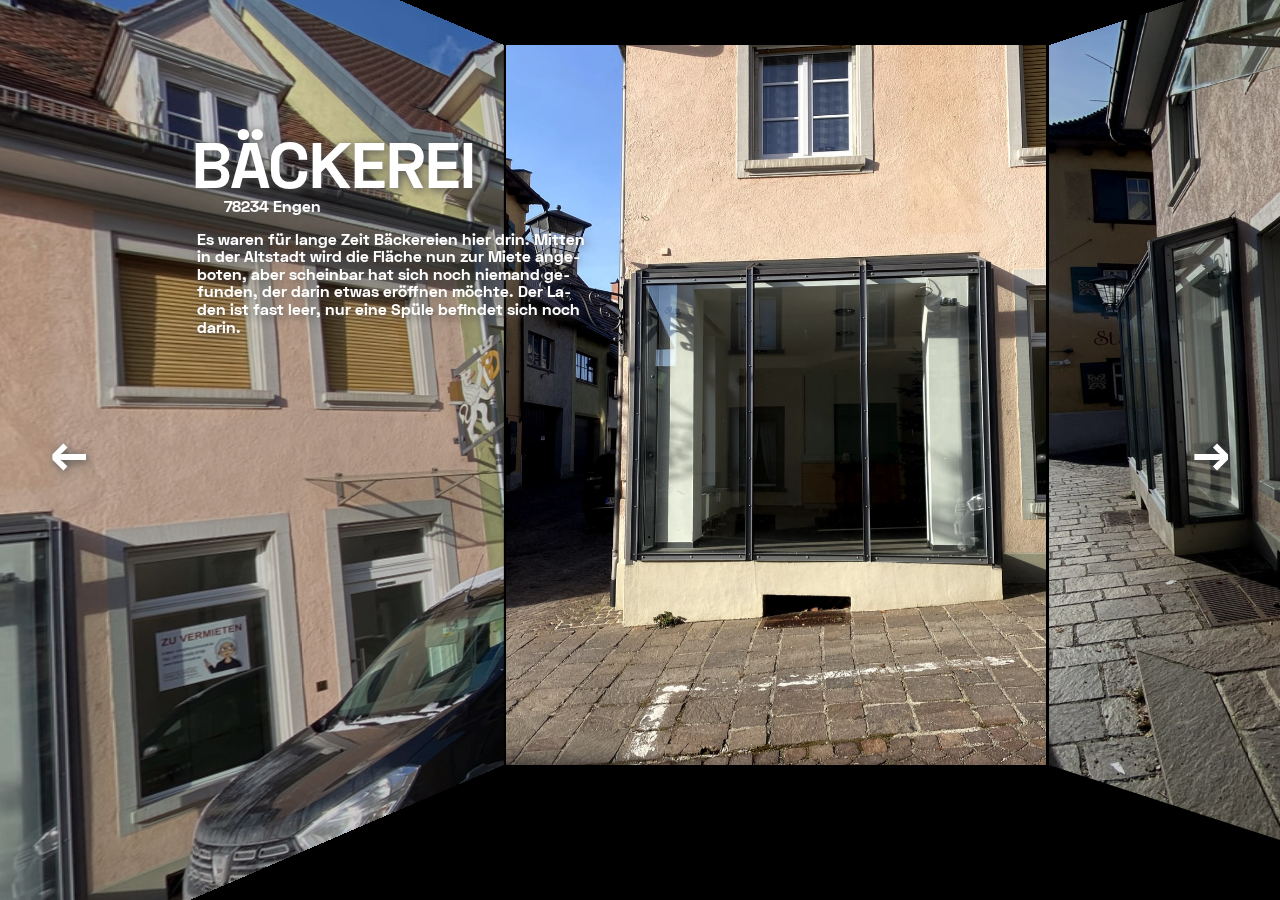
<file: posts/baeckerei-engen/index.html>
<!DOCTYPE html>
<html lang="de">
    <head>
    <meta charset="UTF-8">
    <meta name="viewport" content="width=device-width, initial-scale=1.0">
    <link rel="stylesheet" href="/assets/css/fonts.css">
    <link rel="stylesheet" href="/assets/css/style.css">
    <script
    defer src="https://identity.netlify.com/v1/netlify-identity-widget.js">
    </script>
    <title>
        Leerräume – Bäckerei
    </title>
</head>


    <body>
        <section class="section-img-posts">
  <div 
    class="container-img-posts scrollable" 
    data-images='["/assets/images/post-4-img/jpg/post-4-img-1.jpg","/assets/images/post-4-img/jpg/post-4-img-2.jpg","/assets/images/post-4-img/jpg/post-4-img-3.jpg","/assets/images/post-4-img/jpg/post-4-img-4.jpg","/assets/images/post-4-img/jpg/post-4-img-5.jpg"]'>
  </div>
<div class="container-btn">
    <button class="btn btn-left">←</button>
    <button class="btn btn-right">→</button>
</div>
</section>
<div class="pre-title"></div>
<section class="section-text-posts">
    <h1 class="text-subpage title-subpage">Bäckerei</h1>
    <div class="container-text-posts">
        <h2 class="text-subpage details-text-subpage text-indent">78234 Engen</h2>
        <p class="text-subpage details-text-subpage description-text-subpage">Es waren für lange Zeit Bäckereien hier drin. Mitten in der Altstadt wird die Fläche nun zur Miete angeboten, aber scheinbar hat sich noch niemand gefunden, der darin etwas eröffnen möchte. Der Laden ist fast leer, nur eine Spüle befindet sich noch darin.</p>
    </div>
</section> 
<script src="/assets/js/posts.js"></script>

    </body>
</html>
</file>
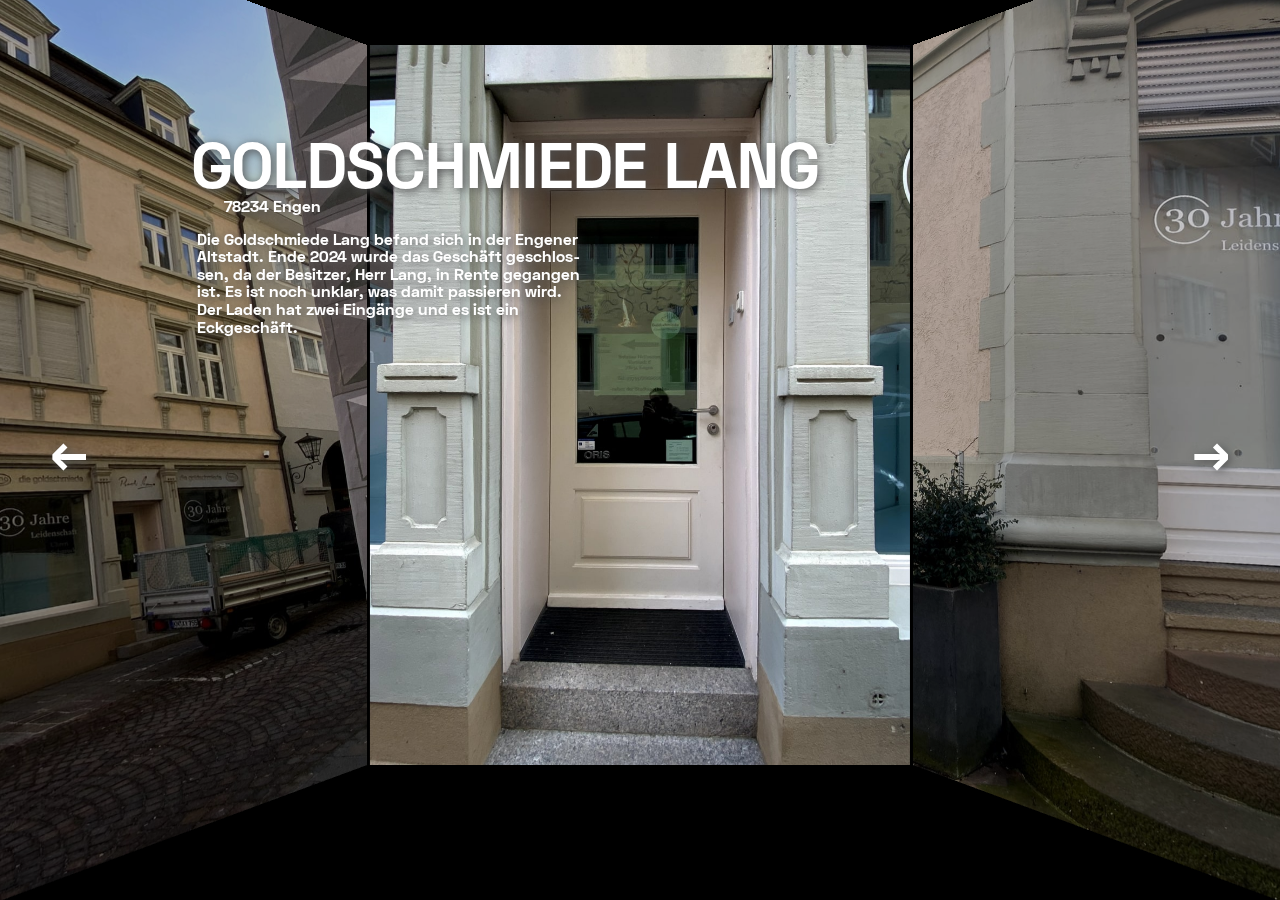
<file: posts/golschmiede-lang-engen/index.html>
<!DOCTYPE html>
<html lang="de">
    <head>
    <meta charset="UTF-8">
    <meta name="viewport" content="width=device-width, initial-scale=1.0">
    <link rel="stylesheet" href="/assets/css/fonts.css">
    <link rel="stylesheet" href="/assets/css/style.css">
    <script
    defer src="https://identity.netlify.com/v1/netlify-identity-widget.js">
    </script>
    <title>
        Leerräume – Goldschmiede Lang
    </title>
</head>


    <body>
        <section class="section-img-posts">
  <div 
    class="container-img-posts scrollable" 
    data-images='["/assets/images/post-3-img/jpg/post-3-img-1.jpg","/assets/images/post-3-img/jpg/post-3-img-2.jpg","/assets/images/post-3-img/jpg/post-3-img-3.jpg"]'>
  </div>
<div class="container-btn">
    <button class="btn btn-left">←</button>
    <button class="btn btn-right">→</button>
</div>
</section>
<div class="pre-title"></div>
<section class="section-text-posts">
    <h1 class="text-subpage title-subpage">Goldschmiede Lang</h1>
    <div class="container-text-posts">
        <h2 class="text-subpage details-text-subpage text-indent">78234 Engen</h2>
        <p class="text-subpage details-text-subpage description-text-subpage">Die Goldschmiede Lang befand sich in der Engener Altstadt. Ende 2024 wurde das Geschäft geschlossen, da der Besitzer, Herr Lang, in Rente gegangen ist. Es ist noch unklar, was damit passieren wird. Der Laden hat zwei Eingänge und es ist ein Eckgeschäft.</p>
    </div>
</section> 
<script src="/assets/js/posts.js"></script>

    </body>
</html>
</file>
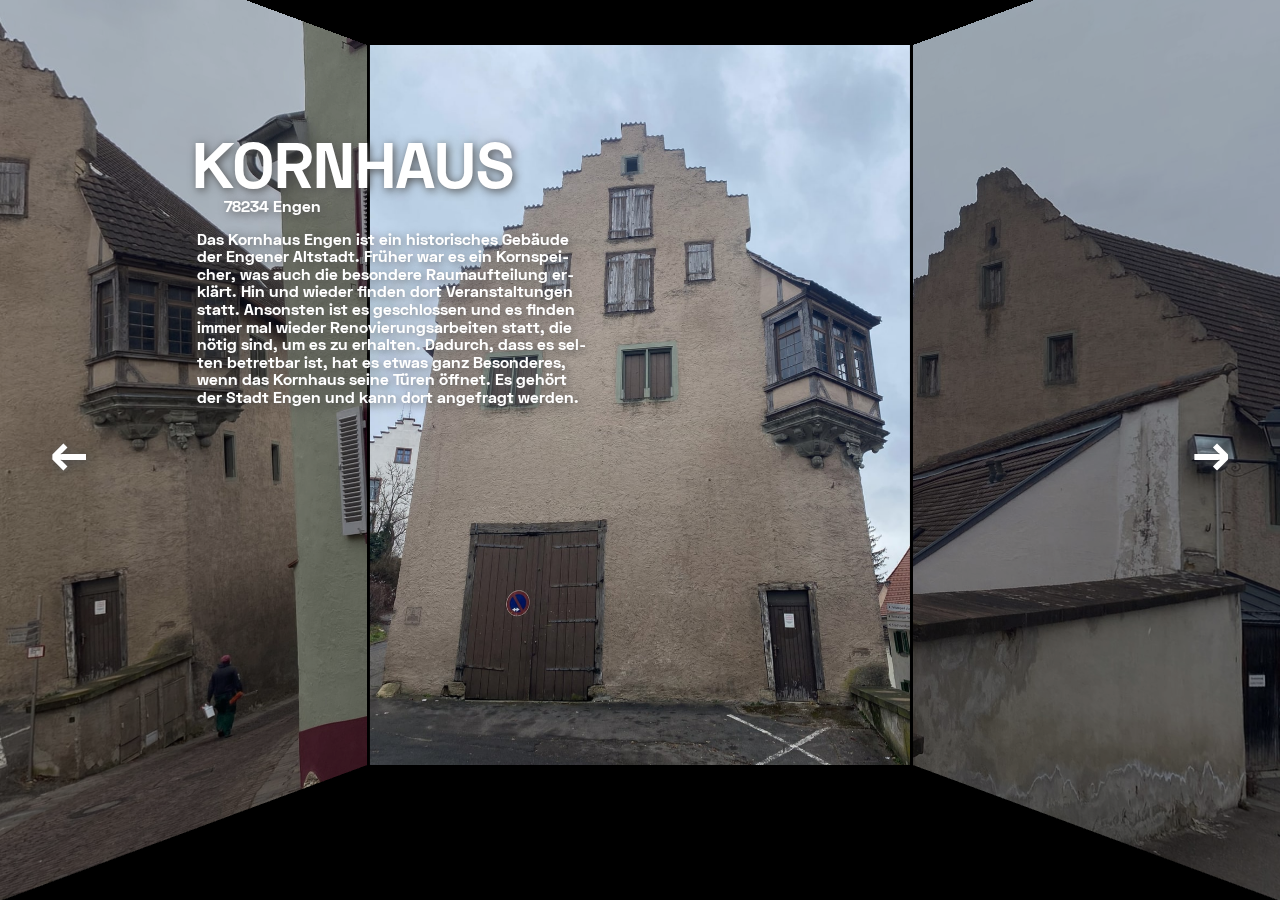
<file: posts/kornhaus-engen/index.html>
<!DOCTYPE html>
<html lang="de">
    <head>
    <meta charset="UTF-8">
    <meta name="viewport" content="width=device-width, initial-scale=1.0">
    <link rel="stylesheet" href="/assets/css/fonts.css">
    <link rel="stylesheet" href="/assets/css/style.css">
    <script
    defer src="https://identity.netlify.com/v1/netlify-identity-widget.js">
    </script>
    <title>
        Leerräume – Kornhaus
    </title>
</head>


    <body>
        <section class="section-img-posts">
  <div 
    class="container-img-posts scrollable" 
    data-images='["/assets/images/post-1-img/post-1-img-1.jpg","/assets/images/post-1-img/post-1-img-2.jpg","/assets/images/post-1-img/post-1-img-3.jpg","/assets/images/post-1-img/post-1-img-4.jpg","/assets/images/post-1-img/post-1-img-5.jpg","/assets/images/post-1-img/post-1-img-6.jpg","/assets/images/post-1-img/post-1-img-7.jpg","/assets/images/post-1-img/post-1-img-8.jpg","/assets/images/post-1-img/post-1-img-9.jpg","/assets/images/post-1-img/post-1-img-10.jpg","/assets/images/post-1-img/post-1-img-11.jpg","/assets/images/post-1-img/post-1-img-12.jpg","/assets/images/post-1-img/post-1-img-13.jpg","/assets/images/post-1-img/post-1-img-14.jpg","/assets/images/post-1-img/post-1-img-15.jpg","/assets/images/post-1-img/post-1-img-16.jpg"]'>
  </div>
<div class="container-btn">
    <button class="btn btn-left">←</button>
    <button class="btn btn-right">→</button>
</div>
</section>
<div class="pre-title"></div>
<section class="section-text-posts">
    <h1 class="text-subpage title-subpage">Kornhaus</h1>
    <div class="container-text-posts">
        <h2 class="text-subpage details-text-subpage text-indent">78234 Engen</h2>
        <p class="text-subpage details-text-subpage description-text-subpage">Das Kornhaus Engen ist ein historisches Gebäude der Engener Altstadt. Früher war es ein Kornspeicher, was auch die besondere Raumaufteilung erklärt. Hin und wieder finden dort Veranstaltungen statt. Ansonsten ist es geschlossen und es finden immer mal wieder Renovierungsarbeiten statt, die nötig sind, um es zu erhalten. Dadurch, dass es selten betretbar ist, hat es etwas ganz Besonderes, wenn das Kornhaus seine Türen öffnet. Es gehört der Stadt Engen und kann dort angefragt werden.</p>
    </div>
</section> 
<script src="/assets/js/posts.js"></script>

    </body>
</html>
</file>
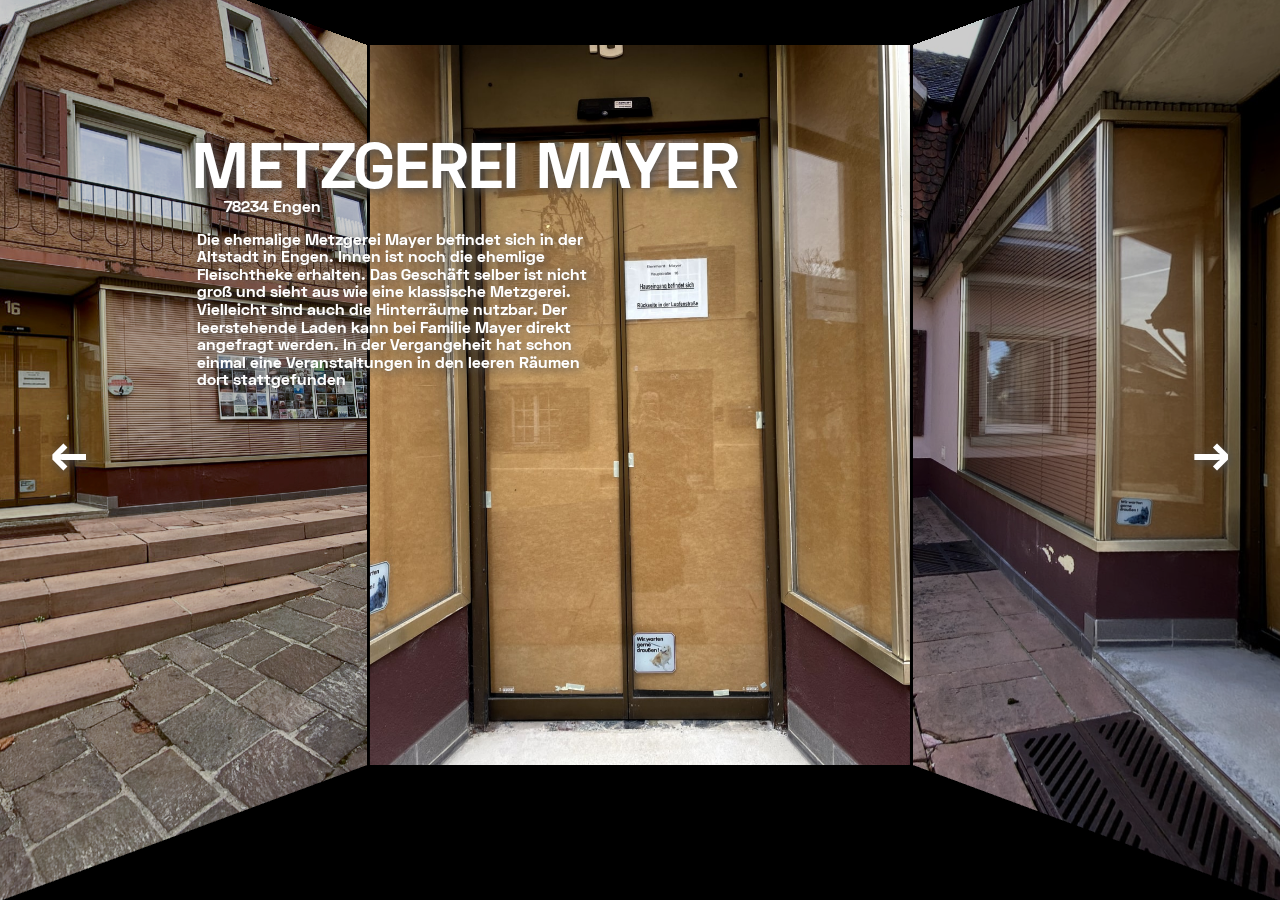
<file: posts/metzgerei-mayer-engen/index.html>
<!DOCTYPE html>
<html lang="de">
    <head>
    <meta charset="UTF-8">
    <meta name="viewport" content="width=device-width, initial-scale=1.0">
    <link rel="stylesheet" href="/assets/css/fonts.css">
    <link rel="stylesheet" href="/assets/css/style.css">
    <script
    defer src="https://identity.netlify.com/v1/netlify-identity-widget.js">
    </script>
    <title>
        Leerräume – Metzgerei Mayer
    </title>
</head>


    <body>
        <section class="section-img-posts">
  <div 
    class="container-img-posts scrollable" 
    data-images='["/assets/images/post-2-img/jpg/post-2-img-1.jpg","/assets/images/post-2-img/jpg/post-2-img-2.jpg","/assets/images/post-2-img/jpg/post-2-img-3.jpg","/assets/images/post-2-img/jpg/post-2-img-4.jpg"]'>
  </div>
<div class="container-btn">
    <button class="btn btn-left">←</button>
    <button class="btn btn-right">→</button>
</div>
</section>
<div class="pre-title"></div>
<section class="section-text-posts">
    <h1 class="text-subpage title-subpage">Metzgerei Mayer</h1>
    <div class="container-text-posts">
        <h2 class="text-subpage details-text-subpage text-indent">78234 Engen</h2>
        <p class="text-subpage details-text-subpage description-text-subpage">Die ehemalige Metzgerei Mayer befindet sich in der Altstadt in Engen. Innen ist noch die ehemlige Fleischtheke erhalten. Das Geschäft selber ist nicht groß und sieht aus wie eine klassische Metzgerei. Vielleicht sind auch die Hinterräume nutzbar. Der leerstehende Laden kann bei Familie Mayer direkt angefragt werden. In der Vergangeheit hat schon einmal eine Veranstaltungen in den leeren Räumen dort stattgefunden</p>
    </div>
</section> 
<script src="/assets/js/posts.js"></script>

    </body>
</html>
</file>
<file: assets/css/fonts.css>
@font-face {
    font-family: Font1;
    src: url(../fonts/SpaceGrotesk-Bold.woff2)
}

@font-face {
    font-family: Font2;
    src: url(../fonts/SpaceGrotesk-Regular.woff2)
}
</file>
<file: assets/css/style.css>
* {
  margin: 0;
  padding: 0;
  box-sizing: border-box;
}

html {
  font-size: 16px;
  scroll-behavior: smooth;
  font-size: 16px;
}
* {
  margin: 0;
  padding: 0;
  box-sizing: border-box;
}

a{
  text-decoration: none;
}

body {
  overflow: hidden;
  background-color: black;
  width: 100vw;
  height: 100vh;
}

h1, h2 {
  font-family: Font1;
}

h1 {
  font-size: 3rem;
  text-transform: uppercase;
  color: white;
}

h2{
  margin-left: 2rem;
  font-size: 1rem;
  color: white;
  line-height: 1;
}

p{
color: white;
font-size: 1.1rem;
font-family: Font1;
padding: 5px;
hyphens: auto;
line-height: 1.25;
}
/*LANDING PAGE_________________________________________________________________*/
.section-gallery {
  transform: perspective(600px) rotateY(40deg);
  overflow-y: hidden;
  scrollbar-width: none; /* Hides the scrollbar (optional) */
  -ms-overflow-style: none; /* Hides the scrollbar for IE/Edge */
  width: 150vw;
}

.carousel {
  display: flex;
  margin-top: 9vh;
  width: 100%;
  animation: scroll-carousel 10s linear infinite; /* Continuous scrolling animation */
}

.carousel-item {
  height: 70vh;
  filter: sepia(0.1);
  transition: transform 0.2s ease, filter 0.5s ease;
  flex-shrink: 0; /* Prevent items from shrinking */
}

img:hover {
  filter: none;
  filter: brightness(1.2);
}

.container-img {
  position: relative;
  transition: transform 0.5s ease, z-index 0.5s ease;
  margin: -12px;
  z-index: 0;
}

@keyframes scroll-carousel {
  0% {
    transform: translateX(0);
  }
  100% {
    transform: translateX(-100%);
  }
}

.menu{
  position: fixed;  
  bottom: 18vh;
  right: -10px;
  z-index: 5;
  transform: perspective(150px) rotateX(70deg) rotateZ(-60deg);
  width: 22vw;
}

.menu:hover{
  transform: perspective(0px) scale(150%);
  right: 150px;
}

.menu-item:hover{
  font-size: 1.5rem;
}

.subheading{
  font-size: 0.8rem;
  hyphens: auto;
}

.link-submit{
  padding-top: 0.5rem;
  text-transform: uppercase;
  display: none;
}

.menu:hover .link-submit{
  display: block;
}

.link-submit:hover{
  transform: scale(1.1);
  text-decoration: underline;
}

/*MEDIA QUERIES landing page*/
@media only screen and (max-width: 1200px) {
  .menu{
    width: 25vw;
  }
}

@media only screen and (max-width: 1080px) {
  .menu{
    width: 27vw;
  }
}

@media only screen and (max-width: 992px) {
  .menu{
    width: 29vw;
  }
}

@media only screen and (max-width: 950px) {
  .menu{
    width: 31vw;
  }

  h2{
    font-size: 0.7rem;
  }
}

@media only screen and (max-width: 870px) {
  .menu{
    width: 34vw;
    bottom:16vh;
  }

  h1{
    font-size: 2.8rem;
  }
}

@media only screen and (max-width: 800px) {
  .menu{
    width: 35vw;
    bottom: 16vh;
  }
  h1{
    font-size: 2.8rem;
  }
}

@media only screen and (max-width: 768px) {
  .menu{
    transform: none;
    bottom: 8vh;
    left: 30px;
    width: 70vw;
  }

  .menu:hover{
    right: 50px;
    transform: none;  
  }

  h1{
    font-size: 5.5rem;
  }

  .subheading{
    font-size: 1.3rem;
    line-height: 1.1;
    margin-top: -0.5rem;
  }

  .link-submit{
    display: block;
    padding-top: 1rem;
  }

  .carousel{
    animation: scroll-carousel 5s linear infinite;
  }
}

@media only screen and (max-width: 700px) {
  .menu{
    width: 60vw;
    right: 120px;
  }

  .menu:hover{
    right: 120px;
  }

  h1{
    font-size: 5rem;
  }

  .subheading{
    font-size: 1.1rem;
  }
}

@media only screen and (max-width: 576px) {
  .menu{
    width: 60vw;
  }

  h1{
    font-size: 4rem;
  }

  .subheading{
    font-size: 1.1rem;
  }
}

@media only screen and (max-width: 480px) {
  h1{
    font-size: 3.3rem;
  }

  .menu{
    width: 80vw;
    right: 5vw;
  }

  .menu:hover{
    right: 5vw;
  }

  .subheading{
    font-size: 1.1rem;
    line-height: 1;
    padding-top: 7px;
  }

  .link-submit{
    padding-top: 14px;
  }
}

/*SUBPAGES_____________________________________________________________________________________________-*/
/*POSTS________________________________________________________________*/
/*Images*/
.img-posts {
  height: 80vh;
}

.container-img-posts {
  display: flex;
  position: fixed;
  align-items: center;
  justify-content: center;
  width: 100vw;
  height: 100vh;
  perspective: 700px;
  gap: 3px;
  margin-top: -5vh;
}

.container-img-posts img:nth-child(1) {
  transform: rotateY(45deg);
  opacity: 0.8;
  transform-origin: center right;
}

.container-img-posts img:nth-child(2) {
  transform: rotateY(0deg);
  opacity: 1;
}

.container-img-posts img:nth-child(3) {
  transform: rotateY(-45deg);
  opacity: 0.8;
  transform-origin: center left;
}

.container-img-posts img:nth-child(n+4) {
  display: none;
}

/*Typo*/
.section-text-posts{
  z-index: 10;
  position: relative;
  display: flex;
  position: fixed;
  flex-direction: column;
  top: 15vh;
  left: 15vw;
  width: 70vw;
}

.container-text-posts{
  width: 400px;
  margin-top: -5px;
}

.title-subpage{
  font-family: Font1;
  font-size: 4rem;
  line-height: 0.9;
  margin-bottom: 10px;
  hyphens: auto
}

.description-text-subpage{
  padding-top: 1rem;
  line-height: 1.1;
}

.details-text-subpage{
  font-size: 1rem;
}

.text-subpage{
  text-shadow: 2px 2px 10px #505050;
}

/*Buttons*/
.container-btn{
  width: 100vw;
  height: 100vh;
  position: fixed;
  display: flex;
  justify-content: space-between;
  align-items: center;
}

.btn{
  margin: 50px;
  color: white;
  background-color: transparent;
  border: none;
  z-index: 100;
  font-size: 3rem;
  font-family: Font1;
  text-shadow: 2px 2px 10px #505050;
}

.btn:hover{
  transform: scale(170%);
}

@media only screen and (max-width: 680px) {
  .img-posts {
    height: 60vh;
  }

  .section-text-posts{
    left: 19vw;
  }
  .container-text-posts{
    width: 320px;
  }
}

@media only screen and (max-width: 576px) {
  .title-subpage{
    font-size: 3.7rem;
  }

  .details-text-subpage{
    font-size: 0.9rem;
    line-height: 1.1;
  }

  .container-text-posts{
    width: 60vw;
  }
}

@media only screen and (max-width: 480px) {
  .title-subpage{
    font-size: 3rem;
  }

  .section-text-posts{
    padding: 15px;
  }

  .details-text-subpage{
    font-size: 0.9rem;
  }

  .btn{
    margin: 20px;
  }

  .btn:hover{
    transform: scale(1.4);
  }

  .text-subpage{
    text-shadow: 2px 2px 10px #50505096;
  }
  
  h2{
    margin-left: 0;
  }
}

@media only screen and (max-width: 400px) {
  .title-subpage{
    font-size: 2.9rem;
  }

  .section-text-posts{
    left: 14vw;
    top: 10vh;
  }

  .container-text-posts{
    width: 67vw;
  }
}

/*EINREICHEN_________________________________________________________________*/
label{
  color: white;
  font-family: Font1;
}

.section-submission{
  padding: 15px;
  display: flex;
  flex-direction: column;
  align-items: center;
  text-align: center;
  position: absolute;
  width: 100vw;
  height: 100vh;
  top: 0;
  overflow-x: auto;
}
/*
.container-submission{
  transform: perspective(1000px) rotateY(40deg);
  padding-top: 20px;
}*/

input,
textarea,
.btn-submit{
  border-radius: 0;
  border: 3px solid white;
  line-height: 20px;
  font-family: Font1;
  font-size: 1rem;
  background-color: white;
}

input, textarea{
  min-width: 300px;
}

input:focus, 
textarea:focus,
input:hover, 
textarea:hover{
  outline: none;
  transform: scale(1.05);
}

form{
  margin-top: 20px;
}

.btn-submit:hover{
  transform: scale(1.15);
  background-color: white;
}

#file{
  font-size: 0.8rem;
  display: hidden;
  cursor: pointer;
}

.container-img-upload{
  min-width: 300px;
  text-align: left;
  margin-top: -10px;
}

.captcha-submit{
  padding-top: 10px;
  padding-bottom: 20px;
}

.section-gallery-submit{
  filter: grayscale(1) brightness(0.5) contrast(1.9) saturate(0);
}
/*SONSTIGES_________________________________________________________________*/
.invisible {
display: none;
}

.back-link{
position: fixed;
top: 10px;
left: 10px;
background-color: transparent;
}
</file>
